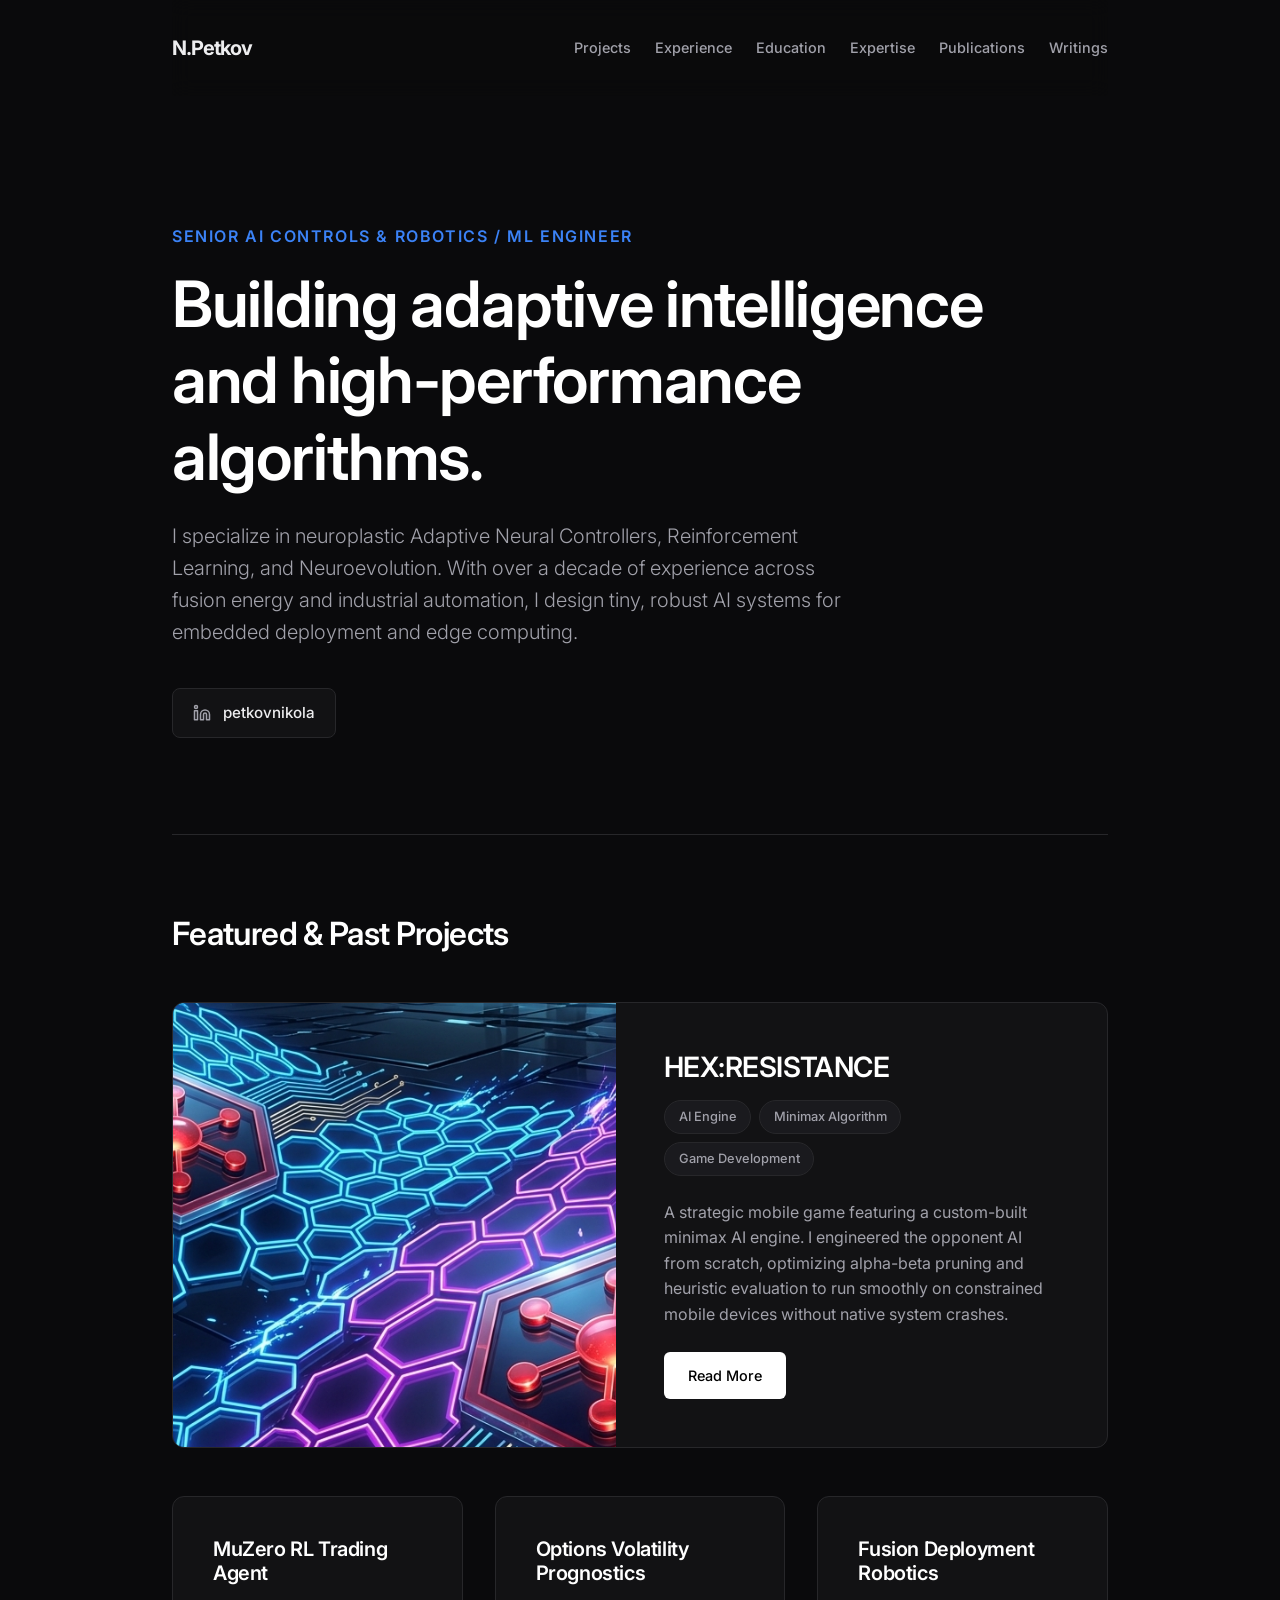
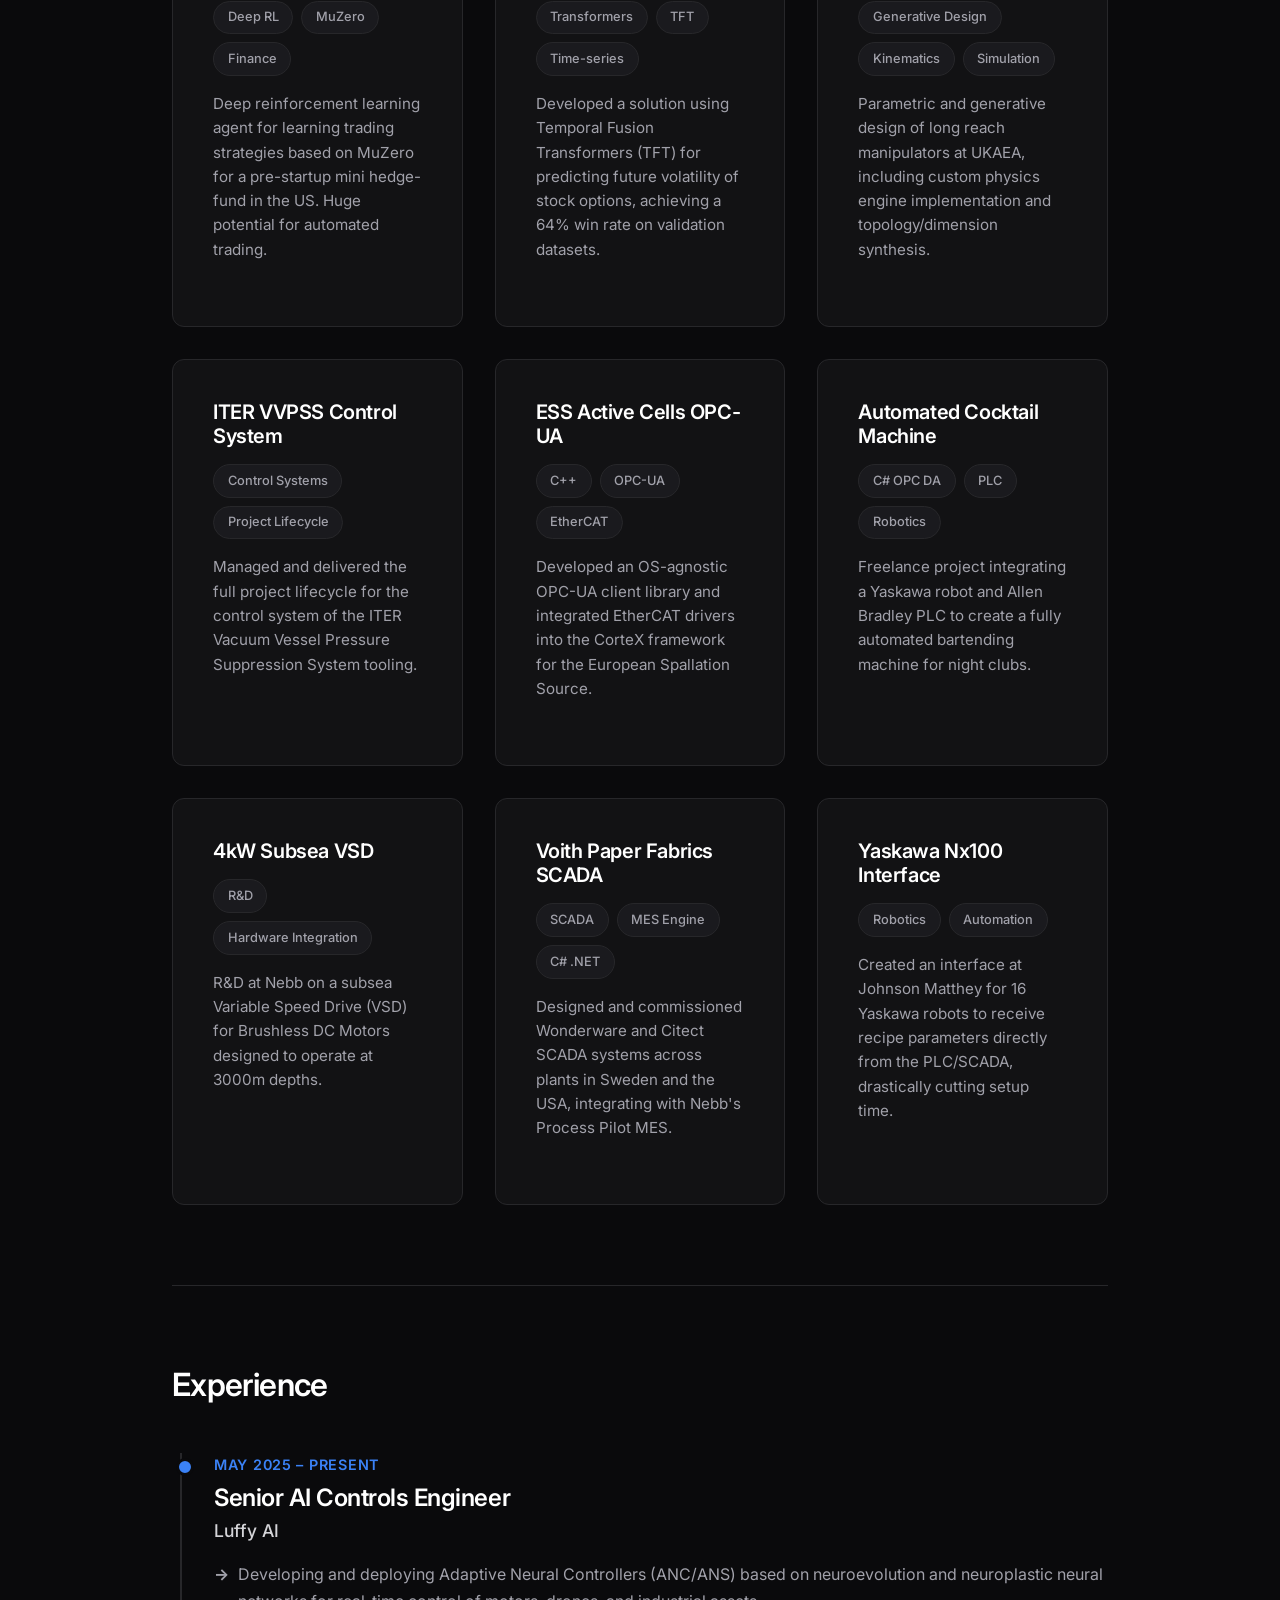
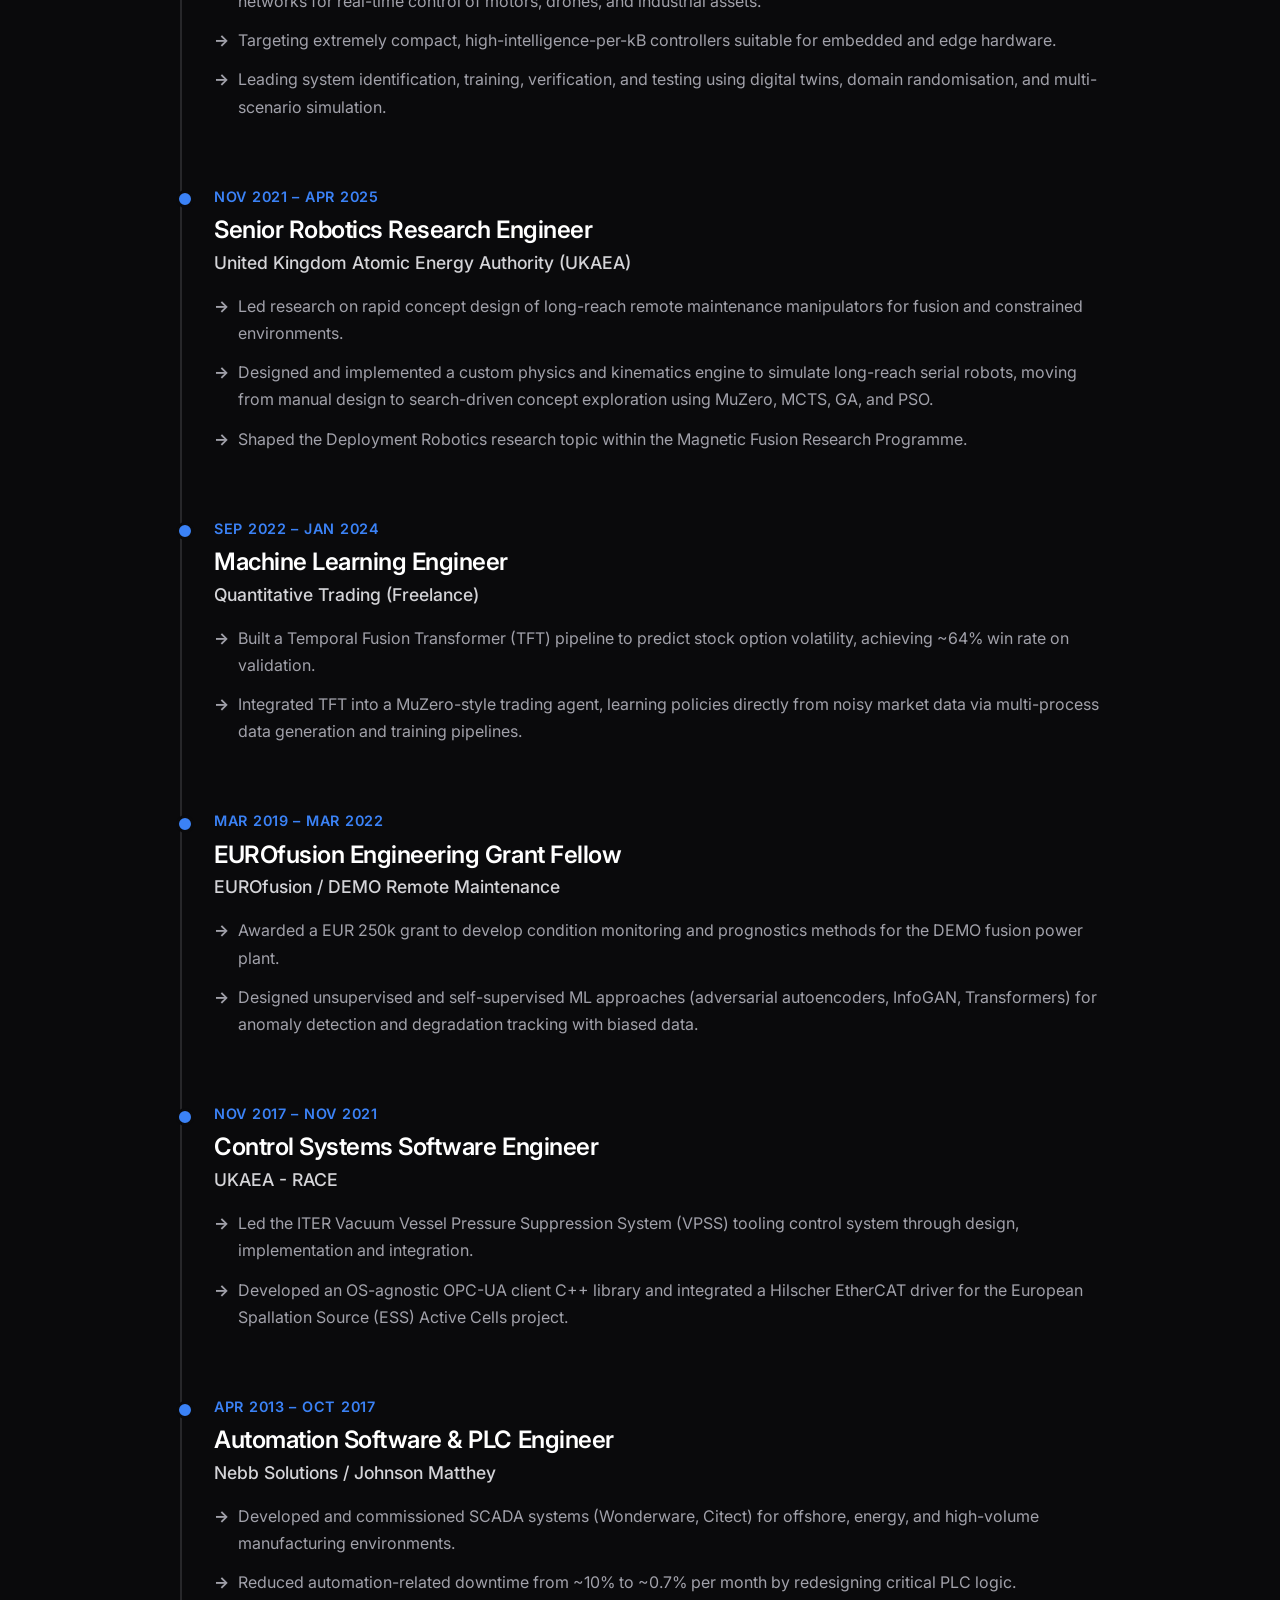
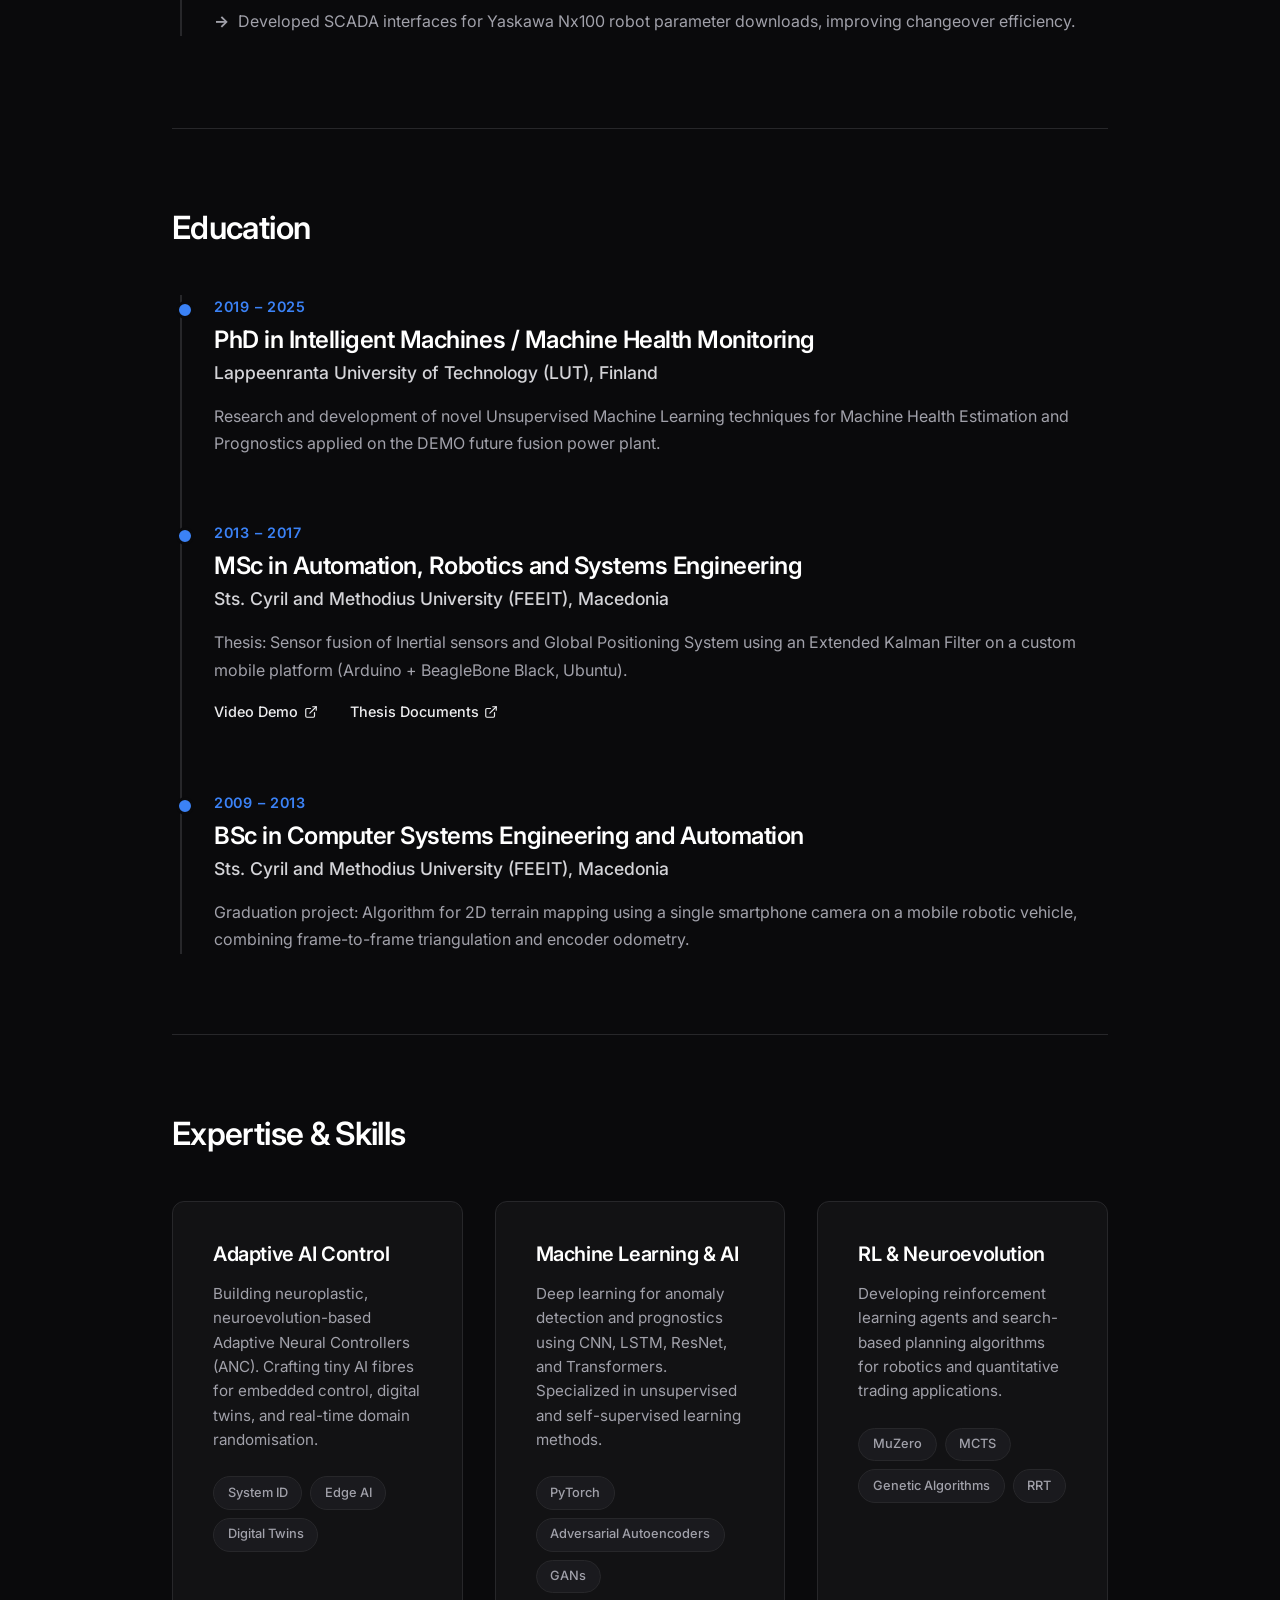
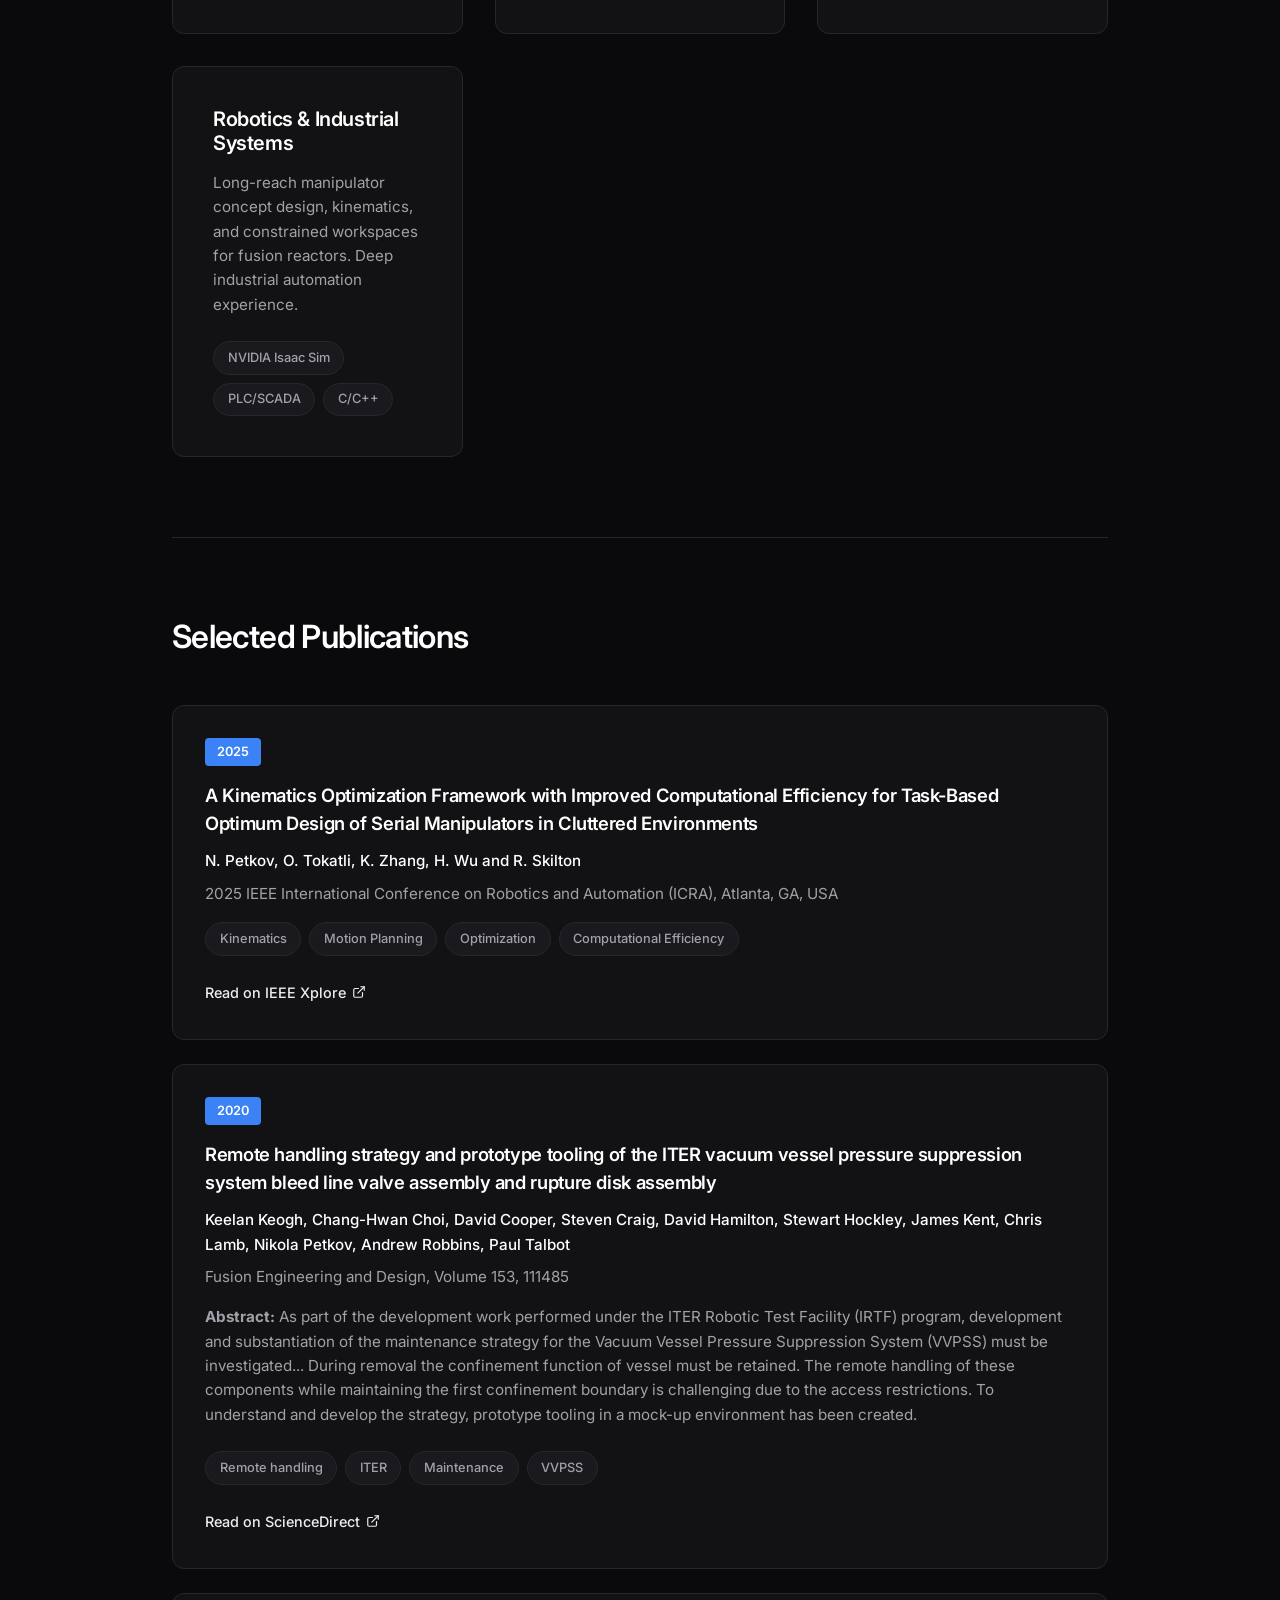
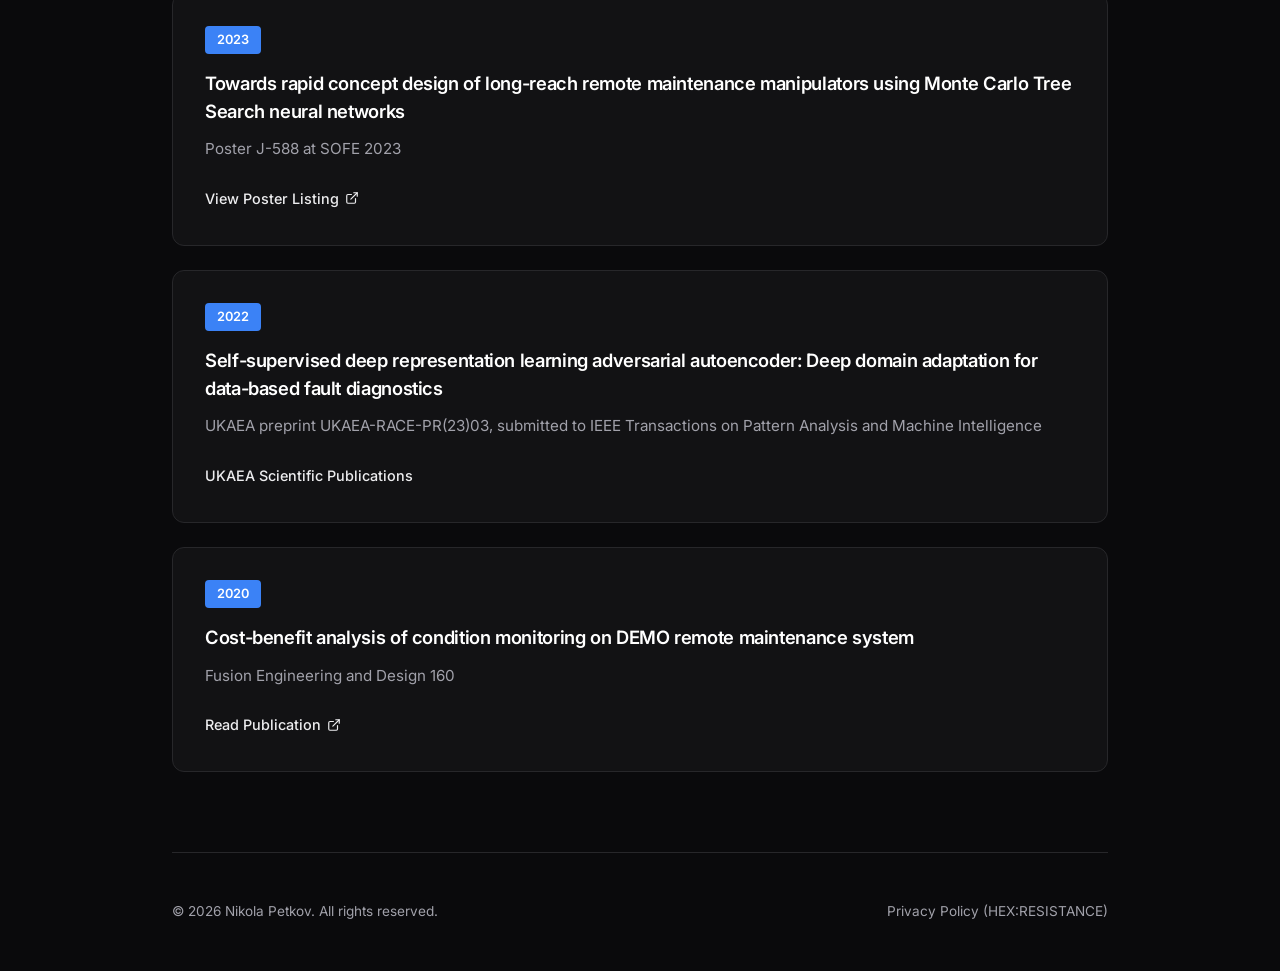
<file: index.html>
<!DOCTYPE html>
<html lang="en">
<head>
    <meta charset="UTF-8">
    <meta name="viewport" content="width=device-width, initial-scale=1.0">
    <meta name="description" content="N. Petkov | Senior AI Controls & Robotics / ML Engineer">
    <title>Nikola Petkov | Senior AI Engineer</title>
    <link rel="stylesheet" href="style.css">
</head>
<body>
    <div class="container">
        <nav>
            <div class="logo">N.Petkov</div>
            <div class="nav-links">
                <a href="#projects">Projects</a>
                <a href="#experience">Experience</a>
                <a href="#education">Education</a>
                <a href="#expertise">Expertise</a>
                <a href="#publications">Publications</a>
                <a href="blog/hexy-devlog.html">Writings</a>
            </div>
        </nav>

        <header class="hero">
            <div class="hero-subtitle">Senior AI Controls & Robotics / ML Engineer</div>
            <h1>Building adaptive intelligence and high-performance algorithms.</h1>
            <p>I specialize in neuroplastic Adaptive Neural Controllers, Reinforcement Learning, and Neuroevolution. With over a decade of experience across fusion energy and industrial automation, I design tiny, robust AI systems for embedded deployment and edge computing.</p>
            
            <div class="contact-grid">
                <a href="https://linkedin.com/in/petkovnikola" target="_blank" rel="noopener noreferrer" class="contact-card">
                    <svg viewBox="0 0 24 24" fill="none" stroke="currentColor" stroke-width="2" stroke-linecap="round" stroke-linejoin="round"><path d="M16 8a6 6 0 0 1 6 6v7h-4v-7a2 2 0 0 0-2-2 2 2 0 0 0-2 2v7h-4v-7a6 6 0 0 1 6-6z"></path><rect x="2" y="9" width="4" height="12"></rect><circle cx="4" cy="4" r="2"></circle></svg>
                    petkovnikola
                </a>
            </div>
        </header>

        <section id="projects">
            <div class="section-header">
                <h2>Featured & Past Projects</h2>
            </div>
            
            <div class="project-card" style="margin-bottom: 3rem;">
                <img src="assets/Hex images/feature-graphic.png" alt="HEX:RESISTANCE Gameplay" class="project-image">
                <div class="project-content">
                    <h3>HEX:RESISTANCE</h3>
                    <div class="tag-container" style="margin-bottom: 1.5rem;">
                        <span class="tag">AI Engine</span>
                        <span class="tag">Minimax Algorithm</span>
                        <span class="tag">Game Development</span>
                    </div>
                    <p>A strategic mobile game featuring a custom-built minimax AI engine. I engineered the opponent AI from scratch, optimizing alpha-beta pruning and heuristic evaluation to run smoothly on constrained mobile devices without native system crashes.</p>
                    <a href="blog/hexy-devlog.html" class="btn">Read More</a>
                </div>
            </div>

            <div class="expertise-grid">
                <div class="expertise-card">
                    <h3>MuZero RL Trading Agent</h3>
                    <div class="tag-container" style="margin-bottom: 1rem;">
                        <span class="tag">Deep RL</span>
                        <span class="tag">MuZero</span>
                        <span class="tag">Finance</span>
                    </div>
                    <p>Deep reinforcement learning agent for learning trading strategies based on MuZero for a pre-startup mini hedge-fund in the US. Huge potential for automated trading.</p>
                </div>

                <div class="expertise-card">
                    <h3>Options Volatility Prognostics</h3>
                    <div class="tag-container" style="margin-bottom: 1rem;">
                        <span class="tag">Transformers</span>
                        <span class="tag">TFT</span>
                        <span class="tag">Time-series</span>
                    </div>
                    <p>Developed a solution using Temporal Fusion Transformers (TFT) for predicting future volatility of stock options, achieving a 64% win rate on validation datasets.</p>
                </div>

                <div class="expertise-card">
                    <h3>Fusion Deployment Robotics</h3>
                    <div class="tag-container" style="margin-bottom: 1rem;">
                        <span class="tag">Generative Design</span>
                        <span class="tag">Kinematics</span>
                        <span class="tag">Simulation</span>
                    </div>
                    <p>Parametric and generative design of long reach manipulators at UKAEA, including custom physics engine implementation and topology/dimension synthesis.</p>
                </div>

                <div class="expertise-card">
                    <h3>ITER VVPSS Control System</h3>
                    <div class="tag-container" style="margin-bottom: 1rem;">
                        <span class="tag">Control Systems</span>
                        <span class="tag">Project Lifecycle</span>
                    </div>
                    <p>Managed and delivered the full project lifecycle for the control system of the ITER Vacuum Vessel Pressure Suppression System tooling.</p>
                </div>

                <div class="expertise-card">
                    <h3>ESS Active Cells OPC-UA</h3>
                    <div class="tag-container" style="margin-bottom: 1rem;">
                        <span class="tag">C++</span>
                        <span class="tag">OPC-UA</span>
                        <span class="tag">EtherCAT</span>
                    </div>
                    <p>Developed an OS-agnostic OPC-UA client library and integrated EtherCAT drivers into the CorteX framework for the European Spallation Source.</p>
                </div>

                <div class="expertise-card">
                    <h3>Automated Cocktail Machine</h3>
                    <div class="tag-container" style="margin-bottom: 1rem;">
                        <span class="tag">C# OPC DA</span>
                        <span class="tag">PLC</span>
                        <span class="tag">Robotics</span>
                    </div>
                    <p>Freelance project integrating a Yaskawa robot and Allen Bradley PLC to create a fully automated bartending machine for night clubs.</p>
                </div>

                <div class="expertise-card">
                    <h3>4kW Subsea VSD</h3>
                    <div class="tag-container" style="margin-bottom: 1rem;">
                        <span class="tag">R&D</span>
                        <span class="tag">Hardware Integration</span>
                    </div>
                    <p>R&D at Nebb on a subsea Variable Speed Drive (VSD) for Brushless DC Motors designed to operate at 3000m depths.</p>
                </div>

                <div class="expertise-card">
                    <h3>Voith Paper Fabrics SCADA</h3>
                    <div class="tag-container" style="margin-bottom: 1rem;">
                        <span class="tag">SCADA</span>
                        <span class="tag">MES Engine</span>
                        <span class="tag">C# .NET</span>
                    </div>
                    <p>Designed and commissioned Wonderware and Citect SCADA systems across plants in Sweden and the USA, integrating with Nebb's Process Pilot MES.</p>
                </div>

                <div class="expertise-card">
                    <h3>Yaskawa Nx100 Interface</h3>
                    <div class="tag-container" style="margin-bottom: 1rem;">
                        <span class="tag">Robotics</span>
                        <span class="tag">Automation</span>
                    </div>
                    <p>Created an interface at Johnson Matthey for 16 Yaskawa robots to receive recipe parameters directly from the PLC/SCADA, drastically cutting setup time.</p>
                </div>
            </div>
        </section>

        <section id="experience">
            <div class="section-header">
                <h2>Experience</h2>
            </div>
            
            <div class="timeline">
                <div class="timeline-item">
                    <span class="timeline-date">May 2025 – Present</span>
                    <h3 class="timeline-title">Senior AI Controls Engineer</h3>
                    <div class="timeline-company">Luffy AI</div>
                    <div class="timeline-content">
                        <ul>
                            <li>Developing and deploying Adaptive Neural Controllers (ANC/ANS) based on neuroevolution and neuroplastic neural networks for real-time control of motors, drones, and industrial assets.</li>
                            <li>Targeting extremely compact, high-intelligence-per-kB controllers suitable for embedded and edge hardware.</li>
                            <li>Leading system identification, training, verification, and testing using digital twins, domain randomisation, and multi-scenario simulation.</li>
                        </ul>
                    </div>
                </div>

                <div class="timeline-item">
                    <span class="timeline-date">Nov 2021 – Apr 2025</span>
                    <h3 class="timeline-title">Senior Robotics Research Engineer</h3>
                    <div class="timeline-company">United Kingdom Atomic Energy Authority (UKAEA)</div>
                    <div class="timeline-content">
                        <ul>
                            <li>Led research on rapid concept design of long-reach remote maintenance manipulators for fusion and constrained environments.</li>
                            <li>Designed and implemented a custom physics and kinematics engine to simulate long-reach serial robots, moving from manual design to search-driven concept exploration using MuZero, MCTS, GA, and PSO.</li>
                            <li>Shaped the Deployment Robotics research topic within the Magnetic Fusion Research Programme.</li>
                        </ul>
                    </div>
                </div>

                <div class="timeline-item">
                    <span class="timeline-date">Sep 2022 – Jan 2024</span>
                    <h3 class="timeline-title">Machine Learning Engineer</h3>
                    <div class="timeline-company">Quantitative Trading (Freelance)</div>
                    <div class="timeline-content">
                        <ul>
                            <li>Built a Temporal Fusion Transformer (TFT) pipeline to predict stock option volatility, achieving ~64% win rate on validation.</li>
                            <li>Integrated TFT into a MuZero-style trading agent, learning policies directly from noisy market data via multi-process data generation and training pipelines.</li>
                        </ul>
                    </div>
                </div>

                <div class="timeline-item">
                    <span class="timeline-date">Mar 2019 – Mar 2022</span>
                    <h3 class="timeline-title">EUROfusion Engineering Grant Fellow</h3>
                    <div class="timeline-company">EUROfusion / DEMO Remote Maintenance</div>
                    <div class="timeline-content">
                        <ul>
                            <li>Awarded a EUR 250k grant to develop condition monitoring and prognostics methods for the DEMO fusion power plant.</li>
                            <li>Designed unsupervised and self-supervised ML approaches (adversarial autoencoders, InfoGAN, Transformers) for anomaly detection and degradation tracking with biased data.</li>
                        </ul>
                    </div>
                </div>

                <div class="timeline-item">
                    <span class="timeline-date">Nov 2017 – Nov 2021</span>
                    <h3 class="timeline-title">Control Systems Software Engineer</h3>
                    <div class="timeline-company">UKAEA - RACE</div>
                    <div class="timeline-content">
                        <ul>
                            <li>Led the ITER Vacuum Vessel Pressure Suppression System (VPSS) tooling control system through design, implementation and integration.</li>
                            <li>Developed an OS-agnostic OPC-UA client C++ library and integrated a Hilscher EtherCAT driver for the European Spallation Source (ESS) Active Cells project.</li>
                        </ul>
                    </div>
                </div>

                <div class="timeline-item">
                    <span class="timeline-date">Apr 2013 – Oct 2017</span>
                    <h3 class="timeline-title">Automation Software & PLC Engineer</h3>
                    <div class="timeline-company">Nebb Solutions / Johnson Matthey</div>
                    <div class="timeline-content">
                        <ul>
                            <li>Developed and commissioned SCADA systems (Wonderware, Citect) for offshore, energy, and high-volume manufacturing environments.</li>
                            <li>Reduced automation-related downtime from ~10% to ~0.7% per month by redesigning critical PLC logic.</li>
                            <li>Developed SCADA interfaces for Yaskawa Nx100 robot parameter downloads, improving changeover efficiency.</li>
                        </ul>
                    </div>
                </div>
            </div>
        </section>

        <section id="education">
            <div class="section-header">
                <h2>Education</h2>
            </div>
            
            <div class="timeline">
                <div class="timeline-item">
                    <span class="timeline-date">2019 – 2025</span>
                    <h3 class="timeline-title">PhD in Intelligent Machines / Machine Health Monitoring</h3>
                    <div class="timeline-company">Lappeenranta University of Technology (LUT), Finland</div>
                    <div class="timeline-content">
                        <p>Research and development of novel Unsupervised Machine Learning techniques for Machine Health Estimation and Prognostics applied on the DEMO future fusion power plant.</p>
                    </div>
                </div>

                <div class="timeline-item">
                    <span class="timeline-date">2013 – 2017</span>
                    <h3 class="timeline-title">MSc in Automation, Robotics and Systems Engineering</h3>
                    <div class="timeline-company">Sts. Cyril and Methodius University (FEEIT), Macedonia</div>
                    <div class="timeline-content">
                        <p>Thesis: Sensor fusion of Inertial sensors and Global Positioning System using an Extended Kalman Filter on a custom mobile platform (Arduino + BeagleBone Black, Ubuntu).</p>
                        <div class="tag-container" style="margin-top: 1rem;">
                            <a href="https://www.youtube.com/watch?v=VLtQT0gD0Lc" target="_blank" rel="noopener noreferrer" class="pub-link" style="margin-right: 1.5rem;">
                                Video Demo
                                <svg viewBox="0 0 24 24" fill="none" stroke="currentColor" stroke-width="2" stroke-linecap="round" stroke-linejoin="round"><path d="M18 13v6a2 2 0 0 1-2 2H5a2 2 0 0 1-2-2V8a2 2 0 0 1 2-2h6"></path><polyline points="15 3 21 3 21 9"></polyline><line x1="10" y1="14" x2="21" y2="3"></line></svg>
                            </a>
                            <a href="https://1drv.ms/f/s!Ar3a5r5bEkKdgcE072aba8MkSEed5Q" target="_blank" rel="noopener noreferrer" class="pub-link">
                                Thesis Documents
                                <svg viewBox="0 0 24 24" fill="none" stroke="currentColor" stroke-width="2" stroke-linecap="round" stroke-linejoin="round"><path d="M18 13v6a2 2 0 0 1-2 2H5a2 2 0 0 1-2-2V8a2 2 0 0 1 2-2h6"></path><polyline points="15 3 21 3 21 9"></polyline><line x1="10" y1="14" x2="21" y2="3"></line></svg>
                            </a>
                        </div>
                    </div>
                </div>

                <div class="timeline-item">
                    <span class="timeline-date">2009 – 2013</span>
                    <h3 class="timeline-title">BSc in Computer Systems Engineering and Automation</h3>
                    <div class="timeline-company">Sts. Cyril and Methodius University (FEEIT), Macedonia</div>
                    <div class="timeline-content">
                        <p>Graduation project: Algorithm for 2D terrain mapping using a single smartphone camera on a mobile robotic vehicle, combining frame-to-frame triangulation and encoder odometry.</p>
                    </div>
                </div>
            </div>
        </section>

        <section id="expertise">
            <div class="section-header">
                <h2>Expertise & Skills</h2>
            </div>
            <div class="expertise-grid">
                <div class="expertise-card">
                    <h3>Adaptive AI Control</h3>
                    <p>Building neuroplastic, neuroevolution-based Adaptive Neural Controllers (ANC). Crafting tiny AI fibres for embedded control, digital twins, and real-time domain randomisation.</p>
                    <div class="tag-container">
                        <span class="tag">System ID</span>
                        <span class="tag">Edge AI</span>
                        <span class="tag">Digital Twins</span>
                    </div>
                </div>
                <div class="expertise-card">
                    <h3>Machine Learning & AI</h3>
                    <p>Deep learning for anomaly detection and prognostics using CNN, LSTM, ResNet, and Transformers. Specialized in unsupervised and self-supervised learning methods.</p>
                    <div class="tag-container">
                        <span class="tag">PyTorch</span>
                        <span class="tag">Adversarial Autoencoders</span>
                        <span class="tag">GANs</span>
                    </div>
                </div>
                <div class="expertise-card">
                    <h3>RL & Neuroevolution</h3>
                    <p>Developing reinforcement learning agents and search-based planning algorithms for robotics and quantitative trading applications.</p>
                    <div class="tag-container">
                        <span class="tag">MuZero</span>
                        <span class="tag">MCTS</span>
                        <span class="tag">Genetic Algorithms</span>
                        <span class="tag">RRT</span>
                    </div>
                </div>
                <div class="expertise-card">
                    <h3>Robotics & Industrial Systems</h3>
                    <p>Long-reach manipulator concept design, kinematics, and constrained workspaces for fusion reactors. Deep industrial automation experience.</p>
                    <div class="tag-container">
                        <span class="tag">NVIDIA Isaac Sim</span>
                        <span class="tag">PLC/SCADA</span>
                        <span class="tag">C/C++</span>
                    </div>
                </div>
            </div>
        </section>

        <section id="publications">
            <div class="section-header">
                <h2>Selected Publications</h2>
            </div>
            <div class="pub-list">
                <div class="pub-item">
                    <span class="pub-year">2025</span>
                    <h3 class="pub-title">A Kinematics Optimization Framework with Improved Computational Efficiency for Task-Based Optimum Design of Serial Manipulators in Cluttered Environments</h3>
                    <p class="pub-venue" style="margin-bottom: 0.5rem; font-weight: 500; color: #fff;">N. Petkov, O. Tokatli, K. Zhang, H. Wu and R. Skilton</p>
                    <p class="pub-venue" style="margin-bottom: 1rem;">2025 IEEE International Conference on Robotics and Automation (ICRA), Atlanta, GA, USA</p>
                    <div class="tag-container" style="margin-bottom: 1.5rem;">
                        <span class="tag">Kinematics</span>
                        <span class="tag">Motion Planning</span>
                        <span class="tag">Optimization</span>
                        <span class="tag">Computational Efficiency</span>
                    </div>
                    <a href="https://ieeexplore.ieee.org/document/11128345" target="_blank" rel="noopener noreferrer" class="pub-link">
                        Read on IEEE Xplore
                        <svg viewBox="0 0 24 24" fill="none" stroke="currentColor" stroke-width="2" stroke-linecap="round" stroke-linejoin="round"><path d="M18 13v6a2 2 0 0 1-2 2H5a2 2 0 0 1-2-2V8a2 2 0 0 1 2-2h6"></path><polyline points="15 3 21 3 21 9"></polyline><line x1="10" y1="14" x2="21" y2="3"></line></svg>
                    </a>
                </div>
                <div class="pub-item">
                    <span class="pub-year">2020</span>
                    <h3 class="pub-title">Remote handling strategy and prototype tooling of the ITER vacuum vessel pressure suppression system bleed line valve assembly and rupture disk assembly</h3>
                    <p class="pub-venue" style="margin-bottom: 0.5rem; font-weight: 500; color: #fff;">Keelan Keogh, Chang-Hwan Choi, David Cooper, Steven Craig, David Hamilton, Stewart Hockley, James Kent, Chris Lamb, Nikola Petkov, Andrew Robbins, Paul Talbot</p>
                    <p class="pub-venue" style="margin-bottom: 1rem;">Fusion Engineering and Design, Volume 153, 111485</p>
                    <p class="pub-venue" style="font-size: 0.95rem; line-height: 1.6; margin-bottom: 1.5rem;"><strong>Abstract:</strong> As part of the development work performed under the ITER Robotic Test Facility (IRTF) program, development and substantiation of the maintenance strategy for the Vacuum Vessel Pressure Suppression System (VVPSS) must be investigated... During removal the confinement function of vessel must be retained. The remote handling of these components while maintaining the first confinement boundary is challenging due to the access restrictions. To understand and develop the strategy, prototype tooling in a mock-up environment has been created.</p>
                    <div class="tag-container" style="margin-bottom: 1.5rem;">
                        <span class="tag">Remote handling</span>
                        <span class="tag">ITER</span>
                        <span class="tag">Maintenance</span>
                        <span class="tag">VVPSS</span>
                    </div>
                    <a href="https://doi.org/10.1016/j.fusengdes.2020.111485" target="_blank" rel="noopener noreferrer" class="pub-link">
                        Read on ScienceDirect
                        <svg viewBox="0 0 24 24" fill="none" stroke="currentColor" stroke-width="2" stroke-linecap="round" stroke-linejoin="round"><path d="M18 13v6a2 2 0 0 1-2 2H5a2 2 0 0 1-2-2V8a2 2 0 0 1 2-2h6"></path><polyline points="15 3 21 3 21 9"></polyline><line x1="10" y1="14" x2="21" y2="3"></line></svg>
                    </a>
                </div>
                <div class="pub-item">
                    <span class="pub-year">2023</span>
                    <h3 class="pub-title">Towards rapid concept design of long-reach remote maintenance manipulators using Monte Carlo Tree Search neural networks</h3>
                    <p class="pub-venue">Poster J-588 at SOFE 2023</p>
                    <a href="https://sofe2023.co.uk/posters/" target="_blank" rel="noopener noreferrer" class="pub-link">
                        View Poster Listing
                        <svg viewBox="0 0 24 24" fill="none" stroke="currentColor" stroke-width="2" stroke-linecap="round" stroke-linejoin="round"><path d="M18 13v6a2 2 0 0 1-2 2H5a2 2 0 0 1-2-2V8a2 2 0 0 1 2-2h6"></path><polyline points="15 3 21 3 21 9"></polyline><line x1="10" y1="14" x2="21" y2="3"></line></svg>
                    </a>
                </div>
                <div class="pub-item">
                    <span class="pub-year">2022</span>
                    <h3 class="pub-title">Self-supervised deep representation learning adversarial autoencoder: Deep domain adaptation for data-based fault diagnostics</h3>
                    <p class="pub-venue">UKAEA preprint UKAEA-RACE-PR(23)03, submitted to IEEE Transactions on Pattern Analysis and Machine Intelligence</p>
                    <a href="#" class="pub-link">
                        UKAEA Scientific Publications
                    </a>
                </div>
                <div class="pub-item">
                    <span class="pub-year">2020</span>
                    <h3 class="pub-title">Cost-benefit analysis of condition monitoring on DEMO remote maintenance system</h3>
                    <p class="pub-venue">Fusion Engineering and Design 160</p>
                    <a href="https://doi.org/10.1016/j.fusengdes.2020.112022" target="_blank" rel="noopener noreferrer" class="pub-link">
                        Read Publication
                        <svg viewBox="0 0 24 24" fill="none" stroke="currentColor" stroke-width="2" stroke-linecap="round" stroke-linejoin="round"><path d="M18 13v6a2 2 0 0 1-2 2H5a2 2 0 0 1-2-2V8a2 2 0 0 1 2-2h6"></path><polyline points="15 3 21 3 21 9"></polyline><line x1="10" y1="14" x2="21" y2="3"></line></svg>
                    </a>
                </div>
            </div>
        </section>

        <footer>
            <div class="footer-content">
                <span>&copy; 2026 Nikola Petkov. All rights reserved.</span>
                <a href="/hex-arena-privacy/">Privacy Policy (HEX:RESISTANCE)</a>
            </div>
        </footer>
    </div>
</body>
</html>
</file>
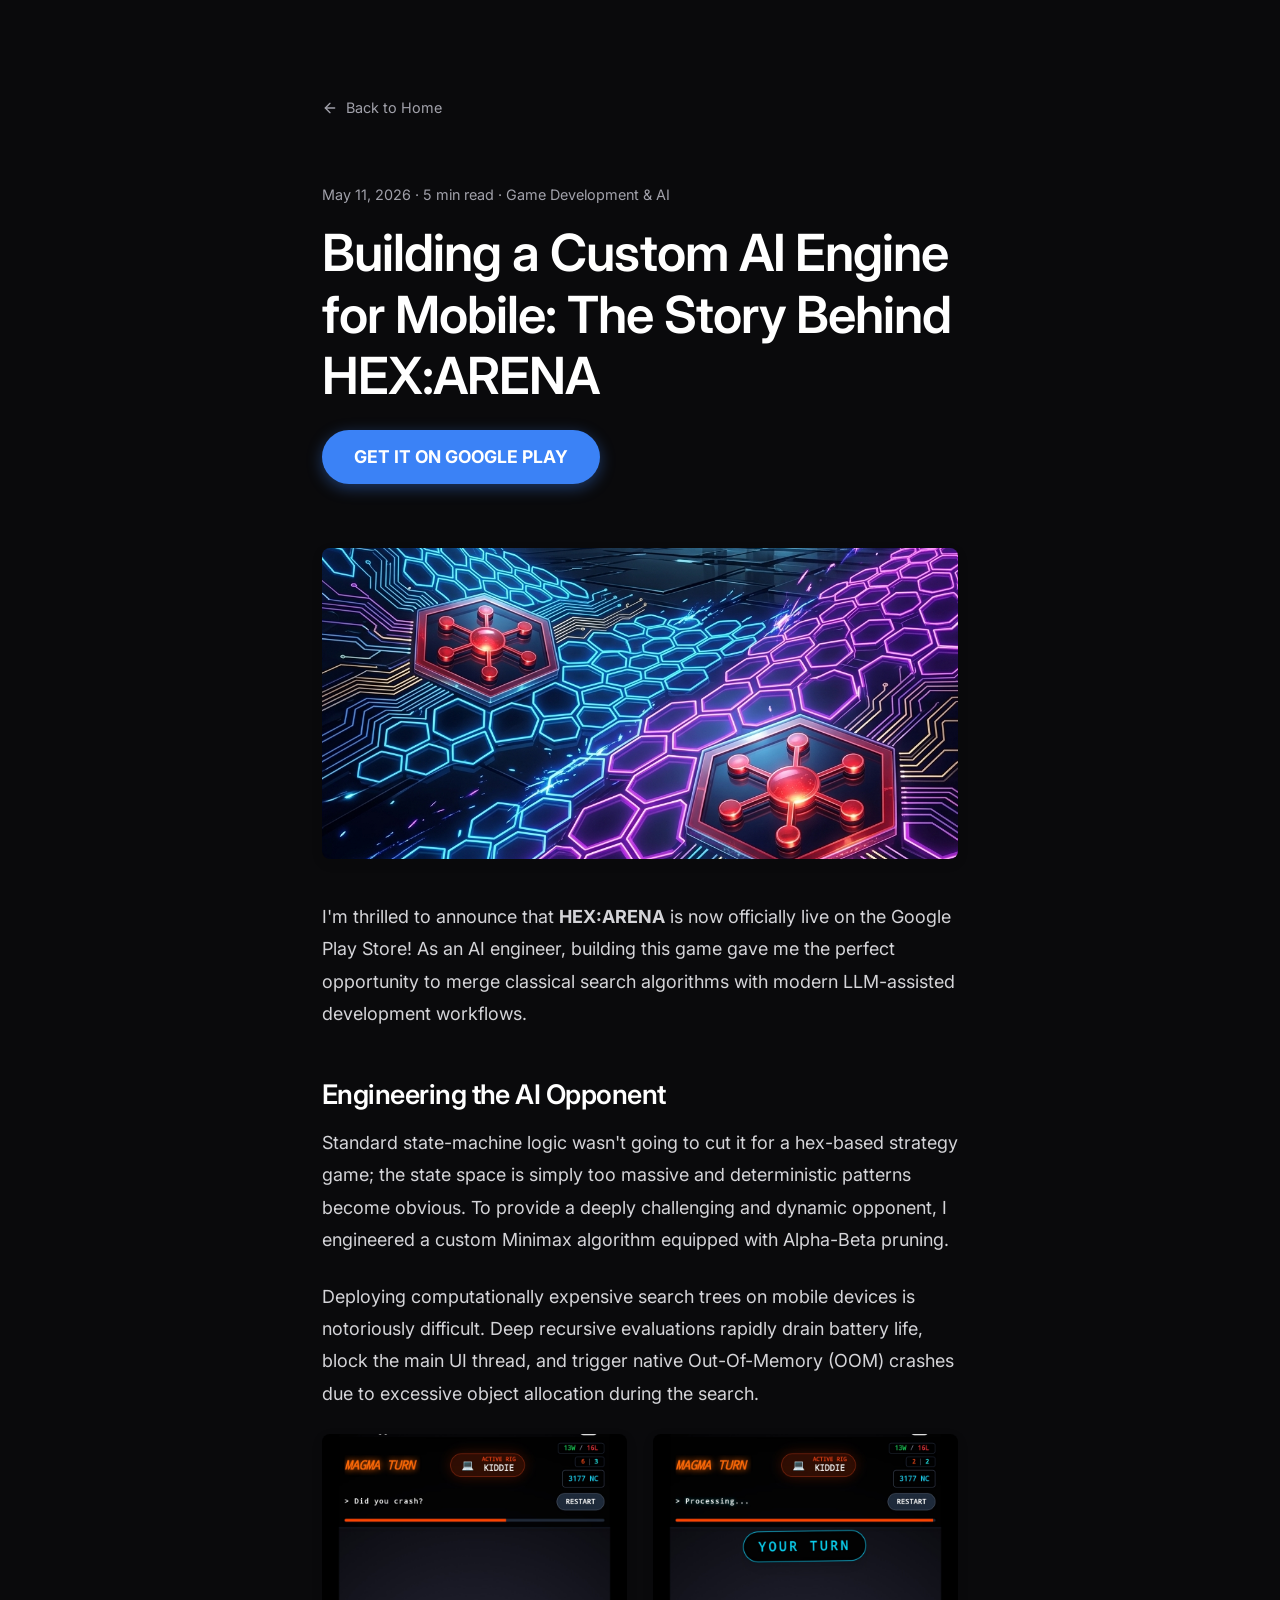
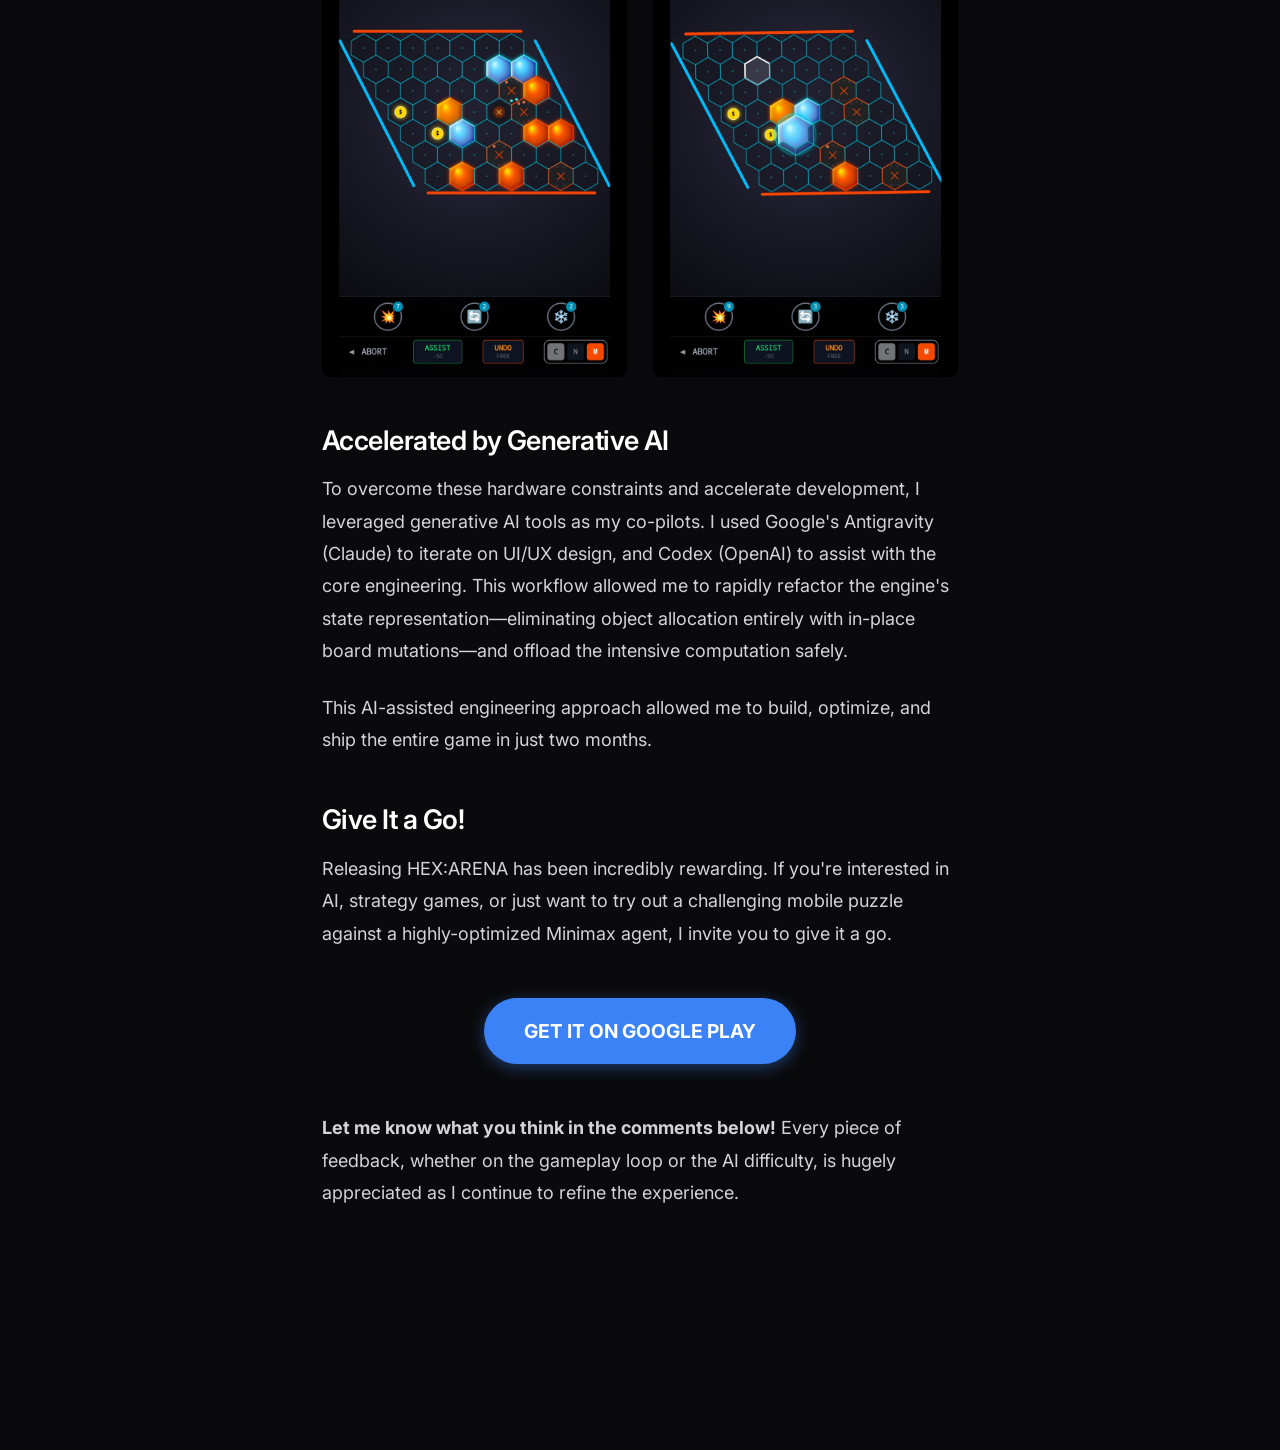
<file: blog/hexy-devlog.html>
<!DOCTYPE html>
<html lang="en">
<head>
    <meta charset="UTF-8">
    <meta name="viewport" content="width=device-width, initial-scale=1.0">
    <meta name="description" content="Building the Minimax AI Engine for HEX:ARENA">
    <title>The Story Behind HEX:ARENA | Nikola Petkov</title>
    <link rel="stylesheet" href="../style.css">
</head>
<body>
    <div class="blog-container">
        <a href="../index.html" class="back-link">
            <svg viewBox="0 0 24 24" fill="none" stroke="currentColor" stroke-width="2" stroke-linecap="round" stroke-linejoin="round">
                <line x1="19" y1="12" x2="5" y2="12"></line>
                <polyline points="12 19 5 12 12 5"></polyline>
            </svg>
            Back to Home
        </a>

        <header class="blog-header">
            <span class="blog-meta">May 11, 2026 &middot; 5 min read &middot; Game Development &amp; AI</span>
            <h1 class="blog-title" style="margin-bottom: 1.5rem;">Building a Custom AI Engine for Mobile: The Story Behind HEX:ARENA</h1>
            <div style="text-align: left;">
                <a href="https://play.google.com/store/apps/details?id=com.hexresistance.app&amp;pcampaignid=web_share" target="_blank" rel="noopener noreferrer" style="display: inline-block; background-color: var(--accent-color); color: #ffffff; font-weight: bold; font-size: 1.1rem; padding: 0.8rem 2rem; border-radius: 50px; text-decoration: none; box-shadow: 0 4px 15px rgba(59, 130, 246, 0.4); transition: transform 0.2s ease, box-shadow 0.2s ease;" onmouseover="this.style.transform='scale(1.05)'; this.style.boxShadow='0 6px 20px rgba(59, 130, 246, 0.6)';" onmouseout="this.style.transform='scale(1)'; this.style.boxShadow='0 4px 15px rgba(59, 130, 246, 0.4)';">
                    GET IT ON GOOGLE PLAY
                </a>
            </div>
        </header>

        <article class="blog-content">
            <img src="../assets/Hex%20images/feature-graphic.png" alt="HEX:ARENA Feature Graphic" style="width: 100%; border-radius: 8px; margin-bottom: 2rem; box-shadow: 0 4px 12px rgba(0,0,0,0.1);">
            
            <p>I'm thrilled to announce that <strong>HEX:ARENA</strong> is now officially live on the Google Play Store! As an AI engineer, building this game gave me the perfect opportunity to merge classical search algorithms with modern LLM-assisted development workflows.</p>

            <h2>Engineering the AI Opponent</h2>
            <p>Standard state-machine logic wasn't going to cut it for a hex-based strategy game; the state space is simply too massive and deterministic patterns become obvious. To provide a deeply challenging and dynamic opponent, I engineered a custom Minimax algorithm equipped with Alpha-Beta pruning.</p>

            <p>Deploying computationally expensive search trees on mobile devices is notoriously difficult. Deep recursive evaluations rapidly drain battery life, block the main UI thread, and trigger native Out-Of-Memory (OOM) crashes due to excessive object allocation during the search.</p>

            <div style="display: flex; gap: 4%; margin-bottom: 2rem;">
                <img src="../assets/Hex%20images/gameplay/playstore_ready/3.jpg" alt="HEX:ARENA Gameplay Screenshot" style="width: 48%; border-radius: 8px; box-shadow: 0 4px 12px rgba(0,0,0,0.1);">
                <img src="../assets/Hex%20images/gameplay/playstore_ready/4.jpg" alt="HEX:ARENA Gameplay Screenshot" style="width: 48%; border-radius: 8px; box-shadow: 0 4px 12px rgba(0,0,0,0.1);">
            </div>

            <h2>Accelerated by Generative AI</h2>
            <p>To overcome these hardware constraints and accelerate development, I leveraged generative AI tools as my co-pilots. I used Google's Antigravity (Claude) to iterate on UI/UX design, and Codex (OpenAI) to assist with the core engineering. This workflow allowed me to rapidly refactor the engine's state representation—eliminating object allocation entirely with in-place board mutations—and offload the intensive computation safely.</p>

            <p>This AI-assisted engineering approach allowed me to build, optimize, and ship the entire game in just two months.</p>

            <h2>Give It a Go!</h2>
            <p>Releasing HEX:ARENA has been incredibly rewarding. If you're interested in AI, strategy games, or just want to try out a challenging mobile puzzle against a highly-optimized Minimax agent, I invite you to give it a go.</p>
            
            <div style="text-align: center; margin: 3rem 0;">
                <a href="https://play.google.com/store/apps/details?id=com.hexresistance.app&amp;pcampaignid=web_share" target="_blank" rel="noopener noreferrer" style="display: inline-block; background-color: var(--accent-color); color: #ffffff; font-weight: bold; font-size: 1.2rem; padding: 1rem 2.5rem; border-radius: 50px; text-decoration: none; box-shadow: 0 4px 15px rgba(59, 130, 246, 0.4); transition: transform 0.2s ease, box-shadow 0.2s ease;" onmouseover="this.style.transform='scale(1.05)'; this.style.boxShadow='0 6px 20px rgba(59, 130, 246, 0.6)';" onmouseout="this.style.transform='scale(1)'; this.style.boxShadow='0 4px 15px rgba(59, 130, 246, 0.4)';">
                    GET IT ON GOOGLE PLAY
                </a>
            </div>

            <p><strong>Let me know what you think in the comments below!</strong> Every piece of feedback, whether on the gameplay loop or the AI difficulty, is hugely appreciated as I continue to refine the experience.</p>
        </article>

        <section class="comments-section" style="margin-top: 4rem; border-top: none; padding-top: 0;">
            <script src="https://giscus.app/client.js"
                    data-repo="N-Petkov/n-petkov.github.io"
                    data-repo-id="R_kgDOR-kjnA"
                    data-category="Announcements"
                    data-category-id="DIC_kwDOR-kjnM4C8ekD"
                    data-mapping="pathname"
                    data-strict="0"
                    data-reactions-enabled="1"
                    data-emit-metadata="0"
                    data-input-position="bottom"
                    data-theme="transparent_dark"
                    data-lang="en"
                    crossorigin="anonymous"
                    async>
            </script>
        </section>
    </div>
</body>
</html>
</file>
<file: style.css>
@import url('https://fonts.googleapis.com/css2?family=Inter:wght@300;400;500;600;700&display=swap');

:root {
  --bg-color: #0a0a0c;
  --bg-secondary: #121214;
  --bg-tertiary: #1a1a1e;
  --text-primary: #ededef;
  --text-secondary: #a1a1aa;
  --accent-color: #3b82f6;
  --accent-hover: #60a5fa;
  --border-color: #27272a;
  --font-family: 'Inter', sans-serif;
  --transition: all 0.3s ease;
}

* {
  margin: 0;
  padding: 0;
  box-sizing: border-box;
}

body {
  font-family: var(--font-family);
  background-color: var(--bg-color);
  color: var(--text-primary);
  line-height: 1.6;
  -webkit-font-smoothing: antialiased;
  -moz-osx-font-smoothing: grayscale;
}

a {
  color: var(--text-primary);
  text-decoration: none;
  transition: var(--transition);
}

h1, h2, h3, h4, h5, h6 {
  font-weight: 600;
  line-height: 1.2;
  letter-spacing: -0.02em;
}

/* Layout */
.container {
  max-width: 1000px;
  margin: 0 auto;
  padding: 0 2rem;
}

/* Navigation */
nav {
  display: flex;
  justify-content: space-between;
  align-items: center;
  padding: 2rem 0;
  position: sticky;
  top: 0;
  background-color: rgba(10, 10, 12, 0.9);
  backdrop-filter: blur(10px);
  z-index: 100;
}

.logo {
  font-size: 1.25rem;
  font-weight: 700;
  letter-spacing: -0.05em;
}

.nav-links {
  display: flex;
  gap: 1.5rem;
}

.nav-links a {
  color: var(--text-secondary);
  font-size: 0.9rem;
  font-weight: 500;
}

.nav-links a:hover {
  color: var(--text-primary);
}

/* Hero Section */
.hero {
  padding: 8rem 0 6rem 0;
  display: flex;
  flex-direction: column;
  align-items: flex-start;
  max-width: 850px;
}

.hero-subtitle {
  color: var(--accent-color);
  font-weight: 600;
  font-size: 1rem;
  margin-bottom: 1rem;
  text-transform: uppercase;
  letter-spacing: 0.1em;
}

.hero h1 {
  font-size: clamp(3rem, 5vw, 5rem);
  margin-bottom: 1.5rem;
  color: #ffffff;
}

.hero p {
  font-size: 1.25rem;
  color: var(--text-secondary);
  max-width: 700px;
  margin-bottom: 2.5rem;
  font-weight: 300;
}

/* Contact Grid */
.contact-grid {
  display: flex;
  gap: 1rem;
  flex-wrap: wrap;
}

.contact-card {
  display: flex;
  align-items: center;
  background-color: var(--bg-secondary);
  border: 1px solid var(--border-color);
  padding: 0.75rem 1.25rem;
  border-radius: 8px;
  font-size: 0.95rem;
  font-weight: 500;
  transition: var(--transition);
}

.contact-card:hover {
  border-color: var(--text-secondary);
  background-color: var(--bg-tertiary);
  transform: translateY(-2px);
}

.contact-card svg {
  margin-right: 0.75rem;
  width: 18px;
  height: 18px;
  color: var(--text-secondary);
  transition: var(--transition);
}

.contact-card:hover svg {
  color: var(--text-primary);
}

/* Sections */
section {
  padding: 5rem 0;
  border-top: 1px solid var(--border-color);
}

.section-header {
  margin-bottom: 3rem;
}

.section-header h2 {
  font-size: 2rem;
  color: #ffffff;
}

/* Timeline */
.timeline {
  border-left: 2px solid var(--border-color);
  padding-left: 2rem;
  margin-left: 0.5rem;
}

.timeline-item {
  position: relative;
  margin-bottom: 4rem;
}

.timeline-item:last-child {
  margin-bottom: 0;
}

.timeline-item::before {
  content: '';
  position: absolute;
  left: -2.35rem;
  top: 0.35rem;
  width: 12px;
  height: 12px;
  border-radius: 50%;
  background-color: var(--accent-color);
  border: 3px solid var(--bg-color);
  transition: var(--transition);
}

.timeline-item:hover::before {
  background-color: var(--text-primary);
  transform: scale(1.2);
}

.timeline-date {
  color: var(--accent-color);
  font-size: 0.9rem;
  font-weight: 600;
  margin-bottom: 0.5rem;
  text-transform: uppercase;
  letter-spacing: 0.05em;
  display: block;
}

.timeline-title {
  font-size: 1.5rem;
  color: #fff;
  margin-bottom: 0.25rem;
}

.timeline-company {
  font-size: 1.1rem;
  color: #d4d4d8;
  margin-bottom: 1rem;
  font-weight: 500;
}

.timeline-content {
  color: var(--text-secondary);
  font-size: 1rem;
  line-height: 1.7;
}

.timeline-content ul {
  list-style-type: none;
  margin-top: 1rem;
}

.timeline-content li {
  margin-bottom: 0.75rem;
  position: relative;
  padding-left: 1.5rem;
}

.timeline-content li::before {
  content: '→';
  position: absolute;
  left: 0;
  color: var(--text-secondary);
  font-weight: bold;
}

/* Expertise Grid */
.expertise-grid {
  display: grid;
  grid-template-columns: repeat(auto-fit, minmax(280px, 1fr));
  gap: 2rem;
}

.expertise-card {
  background-color: var(--bg-secondary);
  border: 1px solid var(--border-color);
  padding: 2.5rem;
  border-radius: 12px;
  transition: var(--transition);
}

.expertise-card:hover {
  transform: translateY(-5px);
  border-color: var(--text-secondary);
  background-color: var(--bg-tertiary);
}

.expertise-card h3 {
  font-size: 1.25rem;
  margin-bottom: 1rem;
  color: #fff;
}

.expertise-card p {
  color: var(--text-secondary);
  font-size: 0.95rem;
  margin-bottom: 1.5rem;
}

.tag-container {
  display: flex;
  gap: 0.5rem;
  flex-wrap: wrap;
}

.tag {
  background: var(--bg-tertiary);
  color: var(--text-secondary);
  padding: 0.35rem 0.85rem;
  border-radius: 9999px;
  font-size: 0.8rem;
  font-weight: 500;
  border: 1px solid var(--border-color);
}

/* Projects */
.project-card {
  display: grid;
  grid-template-columns: 1fr 1fr;
  gap: 3rem;
  align-items: center;
  background: var(--bg-secondary);
  border: 1px solid var(--border-color);
  border-radius: 12px;
  overflow: hidden;
  transition: var(--transition);
}

.project-card:hover {
  border-color: var(--text-secondary);
}

.project-image {
  width: 100%;
  height: 100%;
  object-fit: cover;
  min-height: 300px;
}

.project-content {
  padding: 3rem 3rem 3rem 0;
}

@media (max-width: 768px) {
  .project-card {
    grid-template-columns: 1fr;
  }
  .project-content {
    padding: 2rem;
  }
  .project-image {
    min-height: 250px;
  }
}

.project-content h3 {
  font-size: 1.75rem;
  margin-bottom: 1rem;
  color: #fff;
}

.project-content p {
  color: var(--text-secondary);
  margin-bottom: 1.5rem;
}

.btn {
  display: inline-block;
  padding: 0.75rem 1.5rem;
  background-color: #ffffff;
  color: #000000;
  border-radius: 6px;
  font-weight: 500;
  font-size: 0.9rem;
  transition: var(--transition);
}

.btn:hover {
  background-color: #e4e4e7;
  transform: translateY(-2px);
}

/* Publications */
.pub-list {
  display: flex;
  flex-direction: column;
  gap: 1.5rem;
}

.pub-item {
  background: var(--bg-secondary);
  border: 1px solid var(--border-color);
  padding: 2rem;
  border-radius: 12px;
  transition: var(--transition);
}

.pub-item:hover {
  border-color: var(--text-secondary);
  background-color: var(--bg-tertiary);
}

.pub-year {
  display: inline-block;
  background: var(--accent-color);
  color: #fff;
  padding: 0.25rem 0.75rem;
  border-radius: 4px;
  font-size: 0.8rem;
  font-weight: 600;
  margin-bottom: 1rem;
}

.pub-title {
  font-size: 1.15rem;
  color: #fff;
  margin-bottom: 0.75rem;
  line-height: 1.5;
}

.pub-venue {
  color: var(--text-secondary);
  font-size: 0.95rem;
  margin-bottom: 1.5rem;
}

.pub-link {
  display: inline-flex;
  align-items: center;
  color: var(--text-primary);
  font-size: 0.9rem;
  font-weight: 500;
  border-bottom: 1px solid transparent;
  padding-bottom: 2px;
}

.pub-link svg {
  margin-left: 0.35rem;
  width: 14px;
  height: 14px;
  transition: transform 0.2s ease;
}

.pub-link:hover {
  border-bottom-color: var(--text-primary);
}

.pub-link:hover svg {
  transform: translate(2px, -2px);
}

/* Footer */
footer {
  padding: 3rem 0;
  border-top: 1px solid var(--border-color);
  text-align: center;
}

.footer-content {
  display: flex;
  justify-content: space-between;
  align-items: center;
  color: var(--text-secondary);
  font-size: 0.85rem;
}

.footer-content a {
  color: var(--text-secondary);
}

.footer-content a:hover {
  color: var(--text-primary);
}

@media (max-width: 640px) {
  .footer-content {
    flex-direction: column;
    gap: 1rem;
  }
  .nav-links {
    display: none; /* simple mobile nav approach for minimalism */
  }
}

/* Blog Layout */
.blog-container {
  max-width: 700px;
  margin: 0 auto;
  padding: 6rem 2rem;
}

.blog-header {
  margin-bottom: 4rem;
}

.blog-meta {
  color: var(--text-secondary);
  font-size: 0.9rem;
  margin-bottom: 1rem;
  display: block;
}

.blog-title {
  font-size: clamp(2.5rem, 4vw, 3.5rem);
  margin-bottom: 1.5rem;
  color: #ffffff;
}

.blog-content {
  font-size: 1.125rem;
  line-height: 1.8;
  color: #d4d4d8;
}

.blog-content p {
  margin-bottom: 1.5rem;
}

.blog-content h2 {
  margin-top: 3rem;
  margin-bottom: 1rem;
  color: #ffffff;
}

.blog-content pre {
  background: var(--bg-secondary);
  padding: 1.5rem;
  border-radius: 8px;
  overflow-x: auto;
  margin: 2rem 0;
  border: 1px solid var(--border-color);
  font-size: 0.95rem;
}

.blog-content code {
  font-family: 'Courier New', Courier, monospace;
}

.back-link {
  display: inline-flex;
  align-items: center;
  color: var(--text-secondary);
  margin-bottom: 4rem;
  font-size: 0.9rem;
}

.back-link:hover {
  color: var(--text-primary);
}

.back-link svg {
  margin-right: 0.5rem;
  width: 16px;
  height: 16px;
}

/* Comments Section */
.comments-section {
  margin-top: 4rem;
  padding-top: 3rem;
  border-top: 1px solid var(--border-color);
}

.comments-section h3 {
  font-size: 1.5rem;
  color: #fff;
  margin-bottom: 2rem;
}

.comment-form {
  display: flex;
  flex-direction: column;
  gap: 1rem;
  margin-bottom: 3rem;
}

.comment-form input,
.comment-form textarea {
  background-color: var(--bg-secondary);
  border: 1px solid var(--border-color);
  padding: 1rem;
  border-radius: 8px;
  color: var(--text-primary);
  font-family: var(--font-family);
  font-size: 0.95rem;
  transition: var(--transition);
}

.comment-form input:focus,
.comment-form textarea:focus {
  outline: none;
  border-color: var(--accent-color);
}

.comment-form button {
  align-self: flex-start;
  cursor: pointer;
}

.comment {
  background-color: var(--bg-secondary);
  border: 1px solid var(--border-color);
  padding: 1.5rem;
  border-radius: 8px;
  margin-bottom: 1.5rem;
}

.comment-header {
  display: flex;
  justify-content: space-between;
  margin-bottom: 0.5rem;
}

.comment-author {
  font-weight: 600;
  color: #fff;
}

.comment-date {
  font-size: 0.85rem;
  color: var(--text-secondary);
}

.comment-body {
  color: #d4d4d8;
  font-size: 0.95rem;
  line-height: 1.6;
}
</file>
